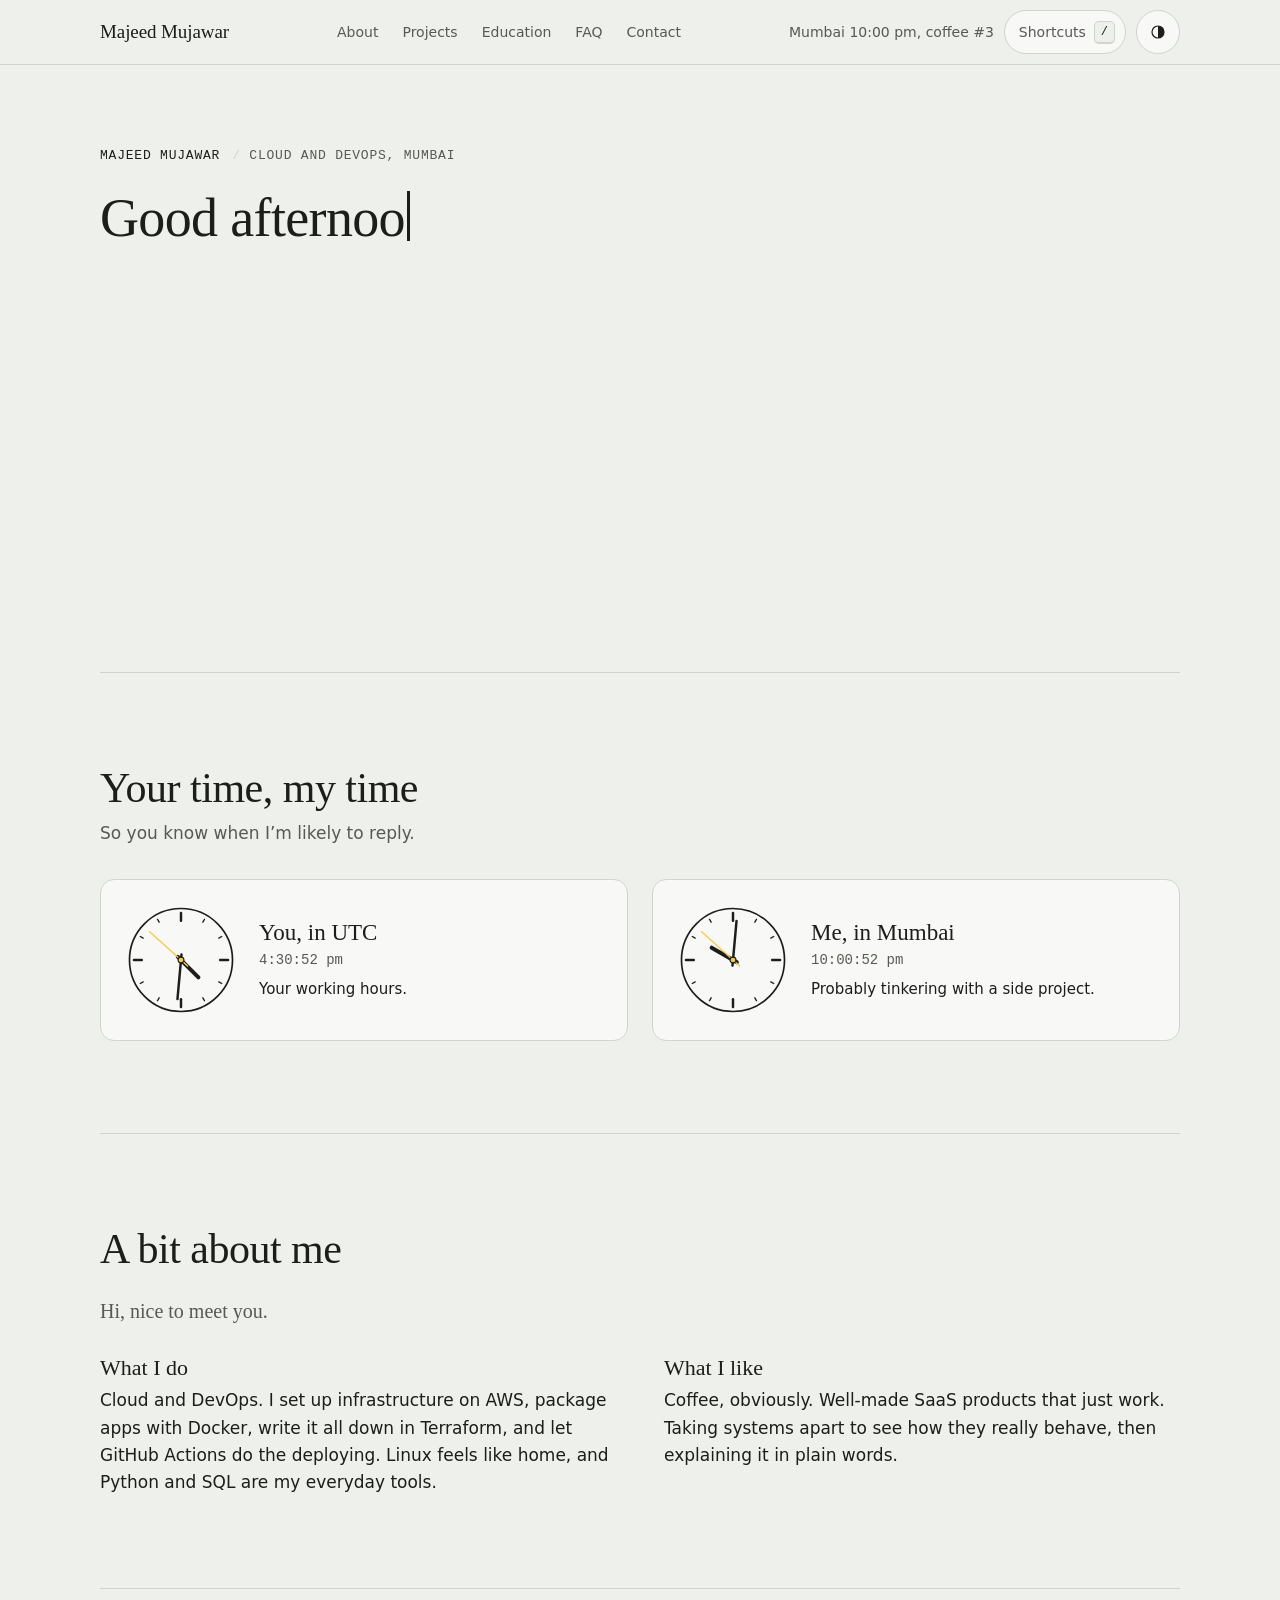
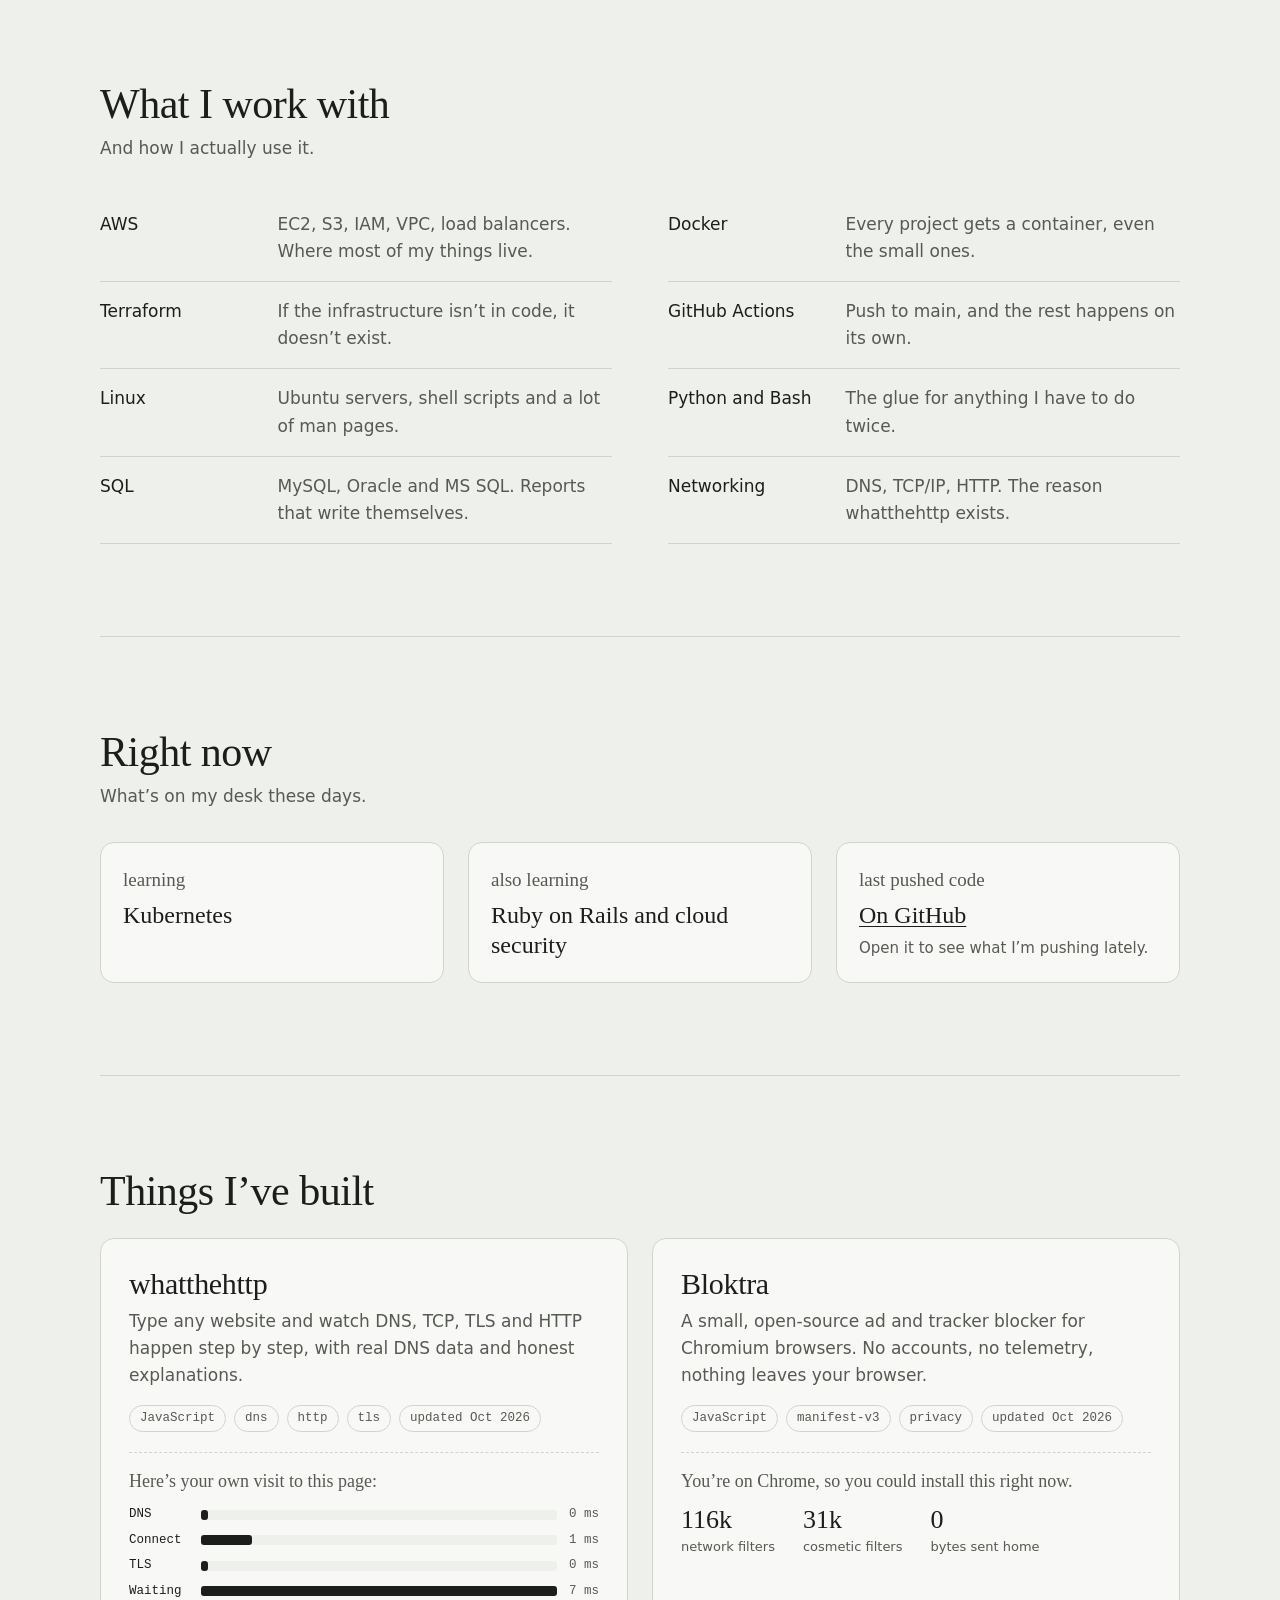
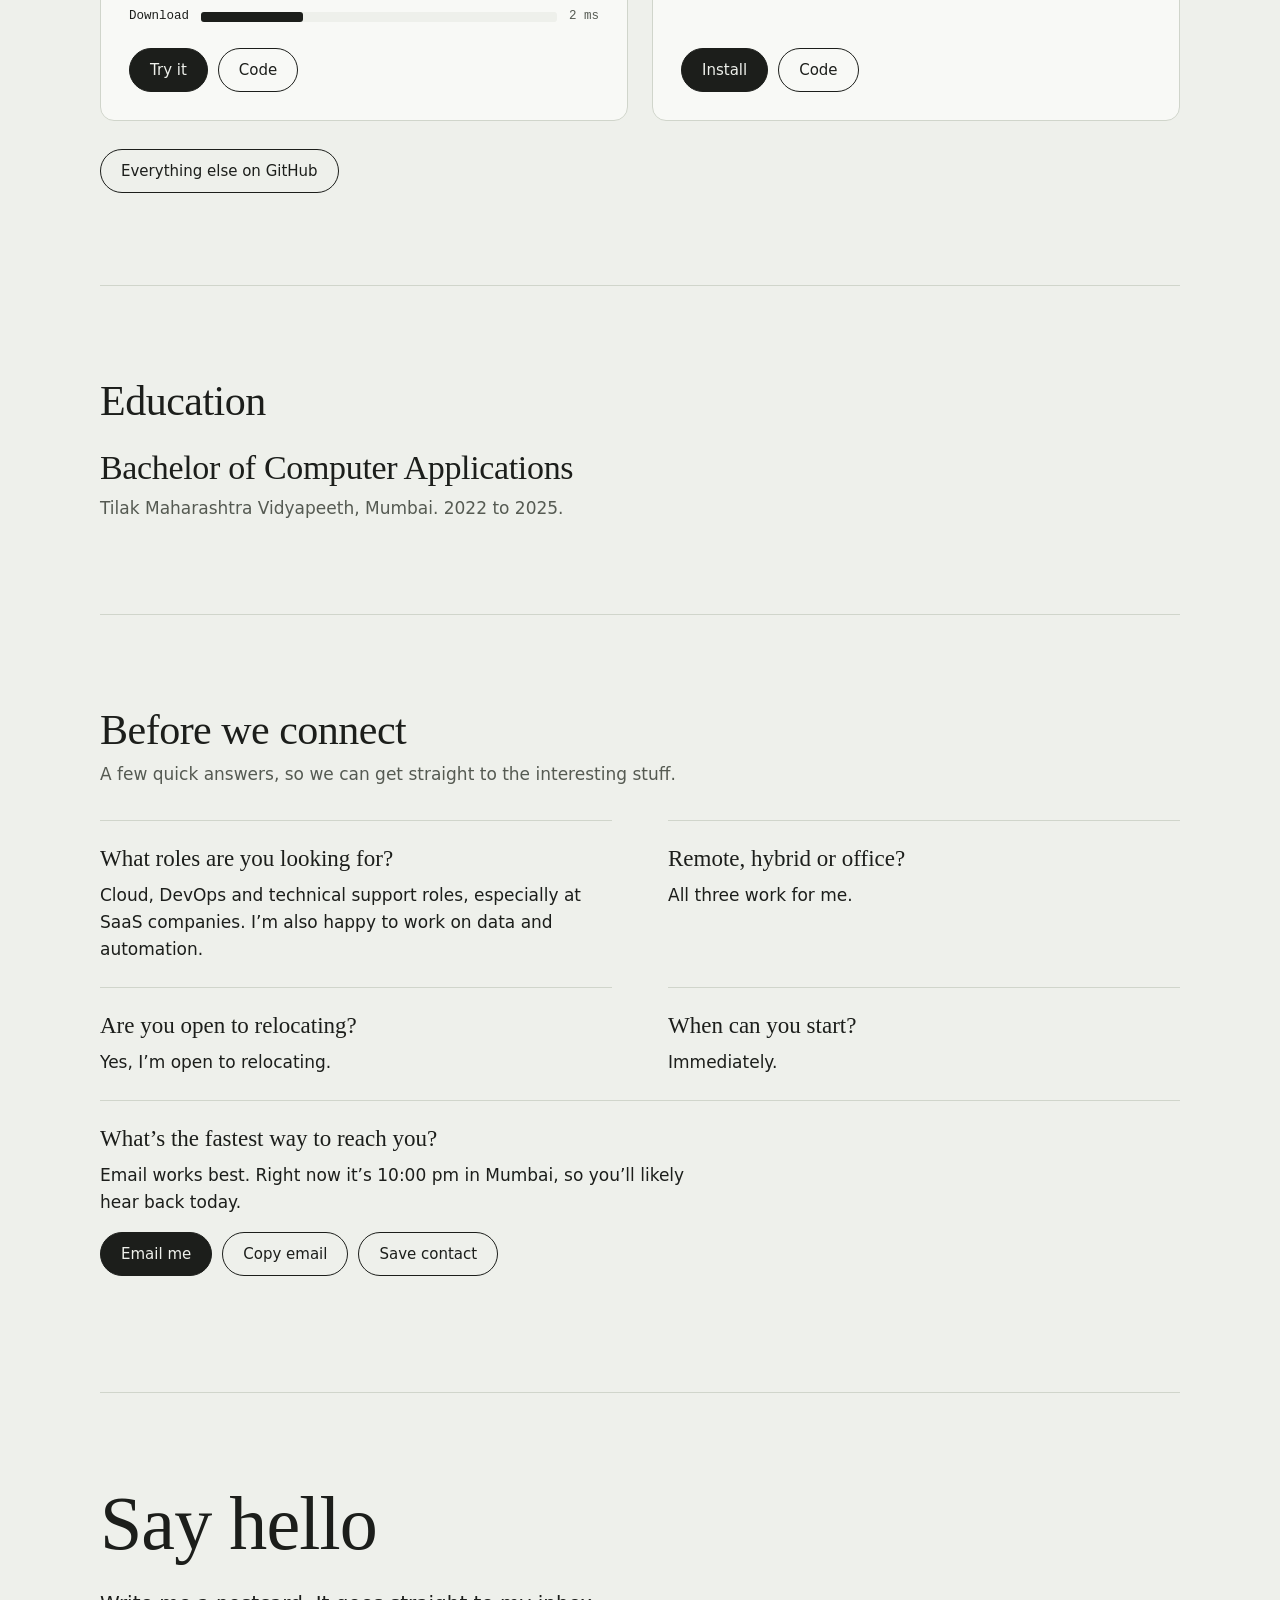
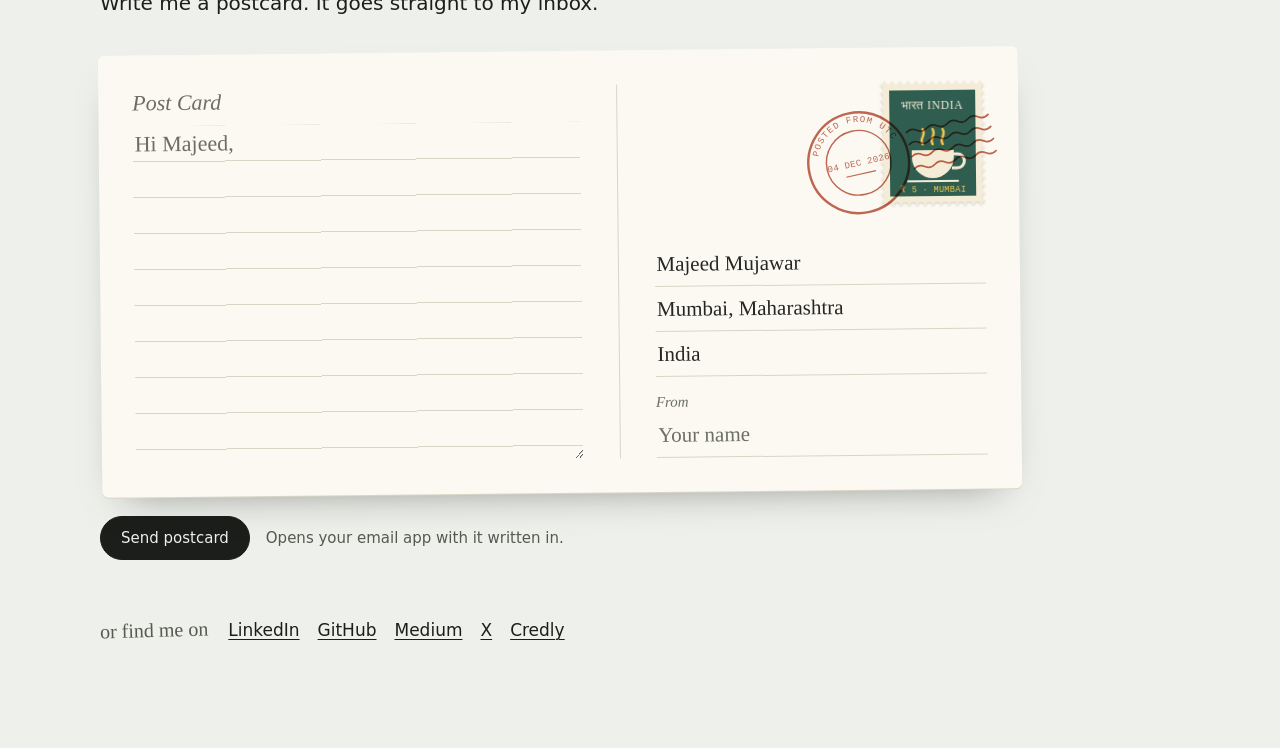
<file: index.html>
<!doctype html>
<html lang="en" class="no-js">
<head>
<meta charset="utf-8">
<meta name="viewport" content="width=device-width, initial-scale=1, viewport-fit=cover">
<meta http-equiv="Content-Security-Policy" content="default-src 'none'; script-src 'self' 'sha256-5nteM4Wedpi8PCl13eCA1xl0JgLzQ2FIFj1t9P3tVtg='; style-src 'self' https://fonts.googleapis.com; font-src https://fonts.gstatic.com; img-src 'self' data:; connect-src 'self' https://api.github.com; manifest-src 'self'; base-uri 'self'; form-action 'none'; object-src 'none'">
<meta name="referrer" content="strict-origin-when-cross-origin">

<title>Majeed Mujawar | Cloud and DevOps Engineer in Mumbai</title>
<meta name="description" content="Majeed Mujawar is a cloud and DevOps engineer in Mumbai building on AWS, Docker, Terraform and CI/CD. See projects, skills and how to get in touch.">
<meta name="author" content="Majeed Mujawar">
<meta name="robots" content="index, follow">
<link rel="canonical" href="https://majeed69.github.io/majeedmujawar/">

<meta name="color-scheme" content="light dark">
<meta name="theme-color" content="#EEF0EB" media="(prefers-color-scheme: light)">
<meta name="theme-color" content="#141613" media="(prefers-color-scheme: dark)">

<meta property="og:type" content="profile">
<meta property="og:site_name" content="Majeed Mujawar">
<meta property="og:title" content="Majeed Mujawar | Cloud and DevOps Engineer in Mumbai">
<meta property="og:description" content="Cloud and DevOps engineer in Mumbai building on AWS, Docker, Terraform and CI/CD. Projects, skills and how to get in touch.">
<meta property="og:url" content="https://majeed69.github.io/majeedmujawar/">
<meta property="og:locale" content="en_IN">
<meta property="og:image" content="https://majeed69.github.io/majeedmujawar/assets/og-image.png">
<meta property="og:image:type" content="image/png">
<meta property="og:image:width" content="1200">
<meta property="og:image:height" content="630">
<meta property="og:image:alt" content="Majeed Mujawar, Cloud and DevOps, Mumbai, written on warm off white paper with a yellow highlighter mark.">
<meta property="profile:first_name" content="Majeed">
<meta property="profile:last_name" content="Mujawar">
<meta name="twitter:card" content="summary_large_image">
<meta name="twitter:site" content="@majeedmujawar01">
<meta name="twitter:title" content="Majeed Mujawar | Cloud and DevOps Engineer in Mumbai">
<meta name="twitter:description" content="Cloud and DevOps engineer in Mumbai building on AWS, Docker, Terraform and CI/CD. Projects, skills and how to get in touch.">
<meta name="twitter:image" content="https://majeed69.github.io/majeedmujawar/assets/og-image.png">
<meta name="twitter:image:alt" content="Majeed Mujawar, Cloud and DevOps, Mumbai, written on warm off white paper with a yellow highlighter mark.">

<link rel="icon" href="assets/favicon.svg" type="image/svg+xml">
<link rel="icon" href="assets/icon-192.png" type="image/png" sizes="192x192">
<link rel="apple-touch-icon" href="assets/apple-touch-icon.png">
<link rel="manifest" href="site.webmanifest">

<!-- Applies the saved color theme before anything paints, so there is never a flash of the wrong theme.
     If you ever change this script, its sha256 hash in the Content-Security-Policy above must change too. -->
<script>(function(){var d=document.documentElement;d.className=d.className.replace("no-js","js");try{var t=localStorage.getItem("mm:theme");if(t==="light"||t==="dark")d.setAttribute("data-theme",t)}catch(e){}})();</script>

<link rel="preconnect" href="https://fonts.googleapis.com">
<link rel="preconnect" href="https://fonts.gstatic.com" crossorigin>
<link rel="stylesheet" href="https://fonts.googleapis.com/css2?family=Geist+Mono&family=Geist:wght@400;500&family=Kalam&family=Newsreader:ital,opsz,wght@0,6..72,400;0,6..72,500;1,6..72,400&display=swap">
<link rel="stylesheet" href="assets/css/styles.css">

<script src="config.js" defer></script>
<script src="assets/js/main.js" defer></script>

<script type="application/ld+json">
{
  "@context": "https://schema.org",
  "@graph": [
    {
      "@type": "Person",
      "@id": "https://majeed69.github.io/majeedmujawar/#person",
      "name": "Majeed Mujawar",
      "givenName": "Majeed",
      "familyName": "Mujawar",
      "jobTitle": "Cloud and DevOps Engineer",
      "url": "https://majeed69.github.io/majeedmujawar/",
      "email": "mailto:majeedmujawar69@gmail.com",
      "image": "https://majeed69.github.io/majeedmujawar/assets/og-image.png",
      "address": {
        "@type": "PostalAddress",
        "addressLocality": "Mumbai",
        "addressRegion": "Maharashtra",
        "addressCountry": "IN"
      },
      "alumniOf": {
        "@type": "CollegeOrUniversity",
        "name": "Tilak Maharashtra Vidyapeeth",
        "address": {
          "@type": "PostalAddress",
          "addressLocality": "Mumbai",
          "addressCountry": "IN"
        }
      },
      "knowsAbout": [
        "Amazon Web Services",
        "Docker",
        "Terraform",
        "GitHub Actions",
        "CI/CD",
        "Linux",
        "Python",
        "Bash",
        "SQL",
        "Computer networking",
        "DNS",
        "HTTP"
      ],
      "sameAs": [
        "https://in.linkedin.com/in/majeedmujawar",
        "https://github.com/majeed69",
        "https://medium.com/@majeedmujawar",
        "https://x.com/majeedmujawar01",
        "https://www.credly.com/users/majeedmujawar"
      ]
    },
    {
      "@type": "WebSite",
      "@id": "https://majeed69.github.io/majeedmujawar/#website",
      "name": "Majeed Mujawar",
      "url": "https://majeed69.github.io/majeedmujawar/",
      "inLanguage": "en",
      "author": { "@id": "https://majeed69.github.io/majeedmujawar/#person" }
    }
  ]
}
</script>
</head>
<body>

<a class="skip-link" href="#main">Skip to content</a>

<header class="topbar">
  <div class="wrap topbar-inner">
    <a class="brand" href="#main" data-brand>Majeed Mujawar</a>

    <nav class="topnav" aria-label="Sections">
      <ul>
        <li><a href="#about">About</a></li>
        <li><a href="#work">Projects</a></li>
        <li><a href="#edu">Education</a></li>
        <li><a href="#faq">FAQ</a></li>
        <li><a href="#hi">Contact</a></li>
      </ul>
    </nav>

    <div class="topbar-tools">
      <p class="mumbai-now needs-js" id="mumbai-now">Mumbai</p>
      <button class="shortcuts-btn needs-js" id="shortcuts-btn" type="button" aria-haspopup="dialog" aria-keyshortcuts="/ Control+K Meta+K">
        <span class="shortcuts-word">Shortcuts</span>
        <kbd aria-hidden="true">/</kbd>
        <span class="sr-only shortcuts-sr">Open shortcuts</span>
      </button>
      <button class="theme-btn needs-js" id="theme-btn" type="button" data-mode="auto" aria-label="Color theme: Auto. Switch to Light.">
        <svg class="theme-icon theme-icon-auto" viewBox="0 0 24 24" aria-hidden="true" focusable="false"><circle cx="12" cy="12" r="8" fill="none" stroke="currentColor" stroke-width="1.6"/><path d="M12 4a8 8 0 0 1 0 16z" fill="currentColor"/></svg>
        <svg class="theme-icon theme-icon-light" viewBox="0 0 24 24" aria-hidden="true" focusable="false"><circle cx="12" cy="12" r="4" fill="none" stroke="currentColor" stroke-width="1.6"/><path d="M12 2.5v2.5M12 19v2.5M2.5 12H5M19 12h2.5M5.3 5.3l1.8 1.8M16.9 16.9l1.8 1.8M5.3 18.7l1.8-1.8M16.9 7.1l1.8-1.8" fill="none" stroke="currentColor" stroke-width="1.6" stroke-linecap="round"/></svg>
        <svg class="theme-icon theme-icon-dark" viewBox="0 0 24 24" aria-hidden="true" focusable="false"><path d="M19.5 14.6A8 8 0 1 1 9.4 4.5a6.4 6.4 0 0 0 10.1 10.1z" fill="none" stroke="currentColor" stroke-width="1.6" stroke-linejoin="round"/></svg>
      </button>
    </div>
  </div>
  <div class="progress" aria-hidden="true"><span class="progress-bar" id="progress-bar"></span></div>
</header>

<main class="wrap" id="main" tabindex="-1">

  <!-- Hero. The h1 is always the name. With JavaScript, a personal greeting types itself out above the intro. -->
  <section class="hero" aria-labelledby="hero-name">
    <div class="hero-id">
      <h1 id="hero-name">Majeed Mujawar</h1>
      <p class="hero-role">Cloud and DevOps, Mumbai</p>
    </div>
    <p class="greet needs-js" id="greet"></p>
    <p class="sr-only" id="greet-live" aria-live="polite"></p>
    <p class="intro" id="intro">I’m Majeed. I build and run things in the cloud, and I like knowing why they break.</p>
    <p class="hint needs-js" id="hint"><span class="hand">↑ tap the yellow bits to see how I know, or press / for shortcuts</span></p>
  </section>

  <!-- Two live clocks. Only shown with JavaScript, since they need the visitor's own clock. -->
  <section class="section needs-js" id="time" aria-labelledby="time-h">
    <h2 id="time-h">Your time, my time</h2>
    <p class="sub">So you know when I’m likely to reply.</p>
    <div class="clocks">
      <article class="clock-card">
        <svg class="clock" id="clock-you" viewBox="0 0 100 100" role="img" aria-label="Clock showing your local time"></svg>
        <div class="clock-text">
          <h3 class="clock-who" id="you-who">You</h3>
          <p class="clock-digital" id="you-time"></p>
          <p class="clock-status" id="you-status"></p>
        </div>
      </article>
      <article class="clock-card">
        <svg class="clock" id="clock-me" viewBox="0 0 100 100" role="img" aria-label="Clock showing the time in Mumbai"></svg>
        <div class="clock-text">
          <h3 class="clock-who">Me, in Mumbai</h3>
          <p class="clock-digital" id="me-time"></p>
          <p class="clock-status" id="me-status"></p>
        </div>
      </article>
    </div>
  </section>

  <section class="section" id="about" aria-labelledby="about-h" data-nav="about">
    <h2 id="about-h">A bit about me</h2>
    <p class="adapt hand" id="about-line">Hi, nice to meet you.</p>
    <div class="about-pair">
      <div>
        <h3>What I do</h3>
        <p>Cloud and DevOps. I set up infrastructure on AWS, package apps with Docker, write it all down in Terraform, and let GitHub Actions do the deploying. Linux feels like home, and Python and SQL are my everyday tools.</p>
      </div>
      <div>
        <h3>What I like</h3>
        <p>Coffee, obviously. Well-made SaaS products that just work. Taking systems apart to see how they really behave, then explaining it in plain words.</p>
      </div>
    </div>
  </section>

  <section class="section" id="skills" aria-labelledby="skills-h" data-nav="about">
    <h2 id="skills-h">What I work with</h2>
    <p class="sub">And how I actually use it.</p>
    <dl class="tools">
      <div class="tool"><dt>AWS</dt><dd>EC2, S3, IAM, VPC, load balancers. Where most of my things live.</dd></div>
      <div class="tool"><dt>Docker</dt><dd>Every project gets a container, even the small ones.</dd></div>
      <div class="tool"><dt>Terraform</dt><dd>If the infrastructure isn’t in code, it doesn’t exist.</dd></div>
      <div class="tool"><dt>GitHub Actions</dt><dd>Push to main, and the rest happens on its own.</dd></div>
      <div class="tool"><dt>Linux</dt><dd>Ubuntu servers, shell scripts and a lot of man pages.</dd></div>
      <div class="tool"><dt>Python and Bash</dt><dd>The glue for anything I have to do twice.</dd></div>
      <div class="tool"><dt>SQL</dt><dd>MySQL, Oracle and MS SQL. Reports that write themselves.</dd></div>
      <div class="tool"><dt>Networking</dt><dd>DNS, TCP/IP, HTTP. The reason whatthehttp exists.</dd></div>
    </dl>
  </section>

  <section class="section" id="now" aria-labelledby="now-h" data-nav="about">
    <h2 id="now-h">Right now</h2>
    <p class="sub">What’s on my desk these days.</p>
    <div class="now-grid" id="now-grid">
      <div class="now-card" id="now-learning">
        <p class="now-label hand">learning</p>
        <p class="now-value" id="now-learning-value">Kubernetes</p>
      </div>
      <div class="now-card" id="now-also">
        <p class="now-label hand">also learning</p>
        <p class="now-value" id="now-also-value">Ruby on Rails and cloud security</p>
      </div>
      <div class="now-card">
        <p class="now-label hand">last pushed code</p>
        <p class="now-value" id="now-push-value"><a href="https://github.com/majeed69" rel="noopener" target="_blank">On GitHub</a></p>
        <p class="now-note" id="now-push-note">Open it to see what I’m pushing lately.</p>
      </div>
    </div>
  </section>

  <section class="section" id="work" aria-labelledby="work-h" data-nav="work">
    <h2 id="work-h">Things I’ve built</h2>
    <!-- These two cards are what search engines and visitors without JavaScript see.
         With JavaScript, the page rebuilds this grid from the projects list in config.js. -->
    <div class="projects" id="projects">
      <article class="project">
        <h3 class="project-name">whatthehttp</h3>
        <p class="project-desc">Type any website and watch DNS, TCP, TLS and HTTP happen step by step, with real DNS data and honest explanations.</p>
        <ul class="tags" aria-label="Details">
          <li>JavaScript</li><li>dns</li><li>http</li><li>tls</li>
        </ul>
        <div class="project-links">
          <a class="btn btn-solid" href="https://majeed69.github.io/whatthehttp/" target="_blank" rel="noopener">Try it</a>
          <a class="btn" href="https://github.com/majeed69/whatthehttp" target="_blank" rel="noopener">Code</a>
        </div>
      </article>
      <article class="project">
        <h3 class="project-name">Bloktra</h3>
        <p class="project-desc">A small, open-source ad and tracker blocker for Chromium browsers. No accounts, no telemetry, nothing leaves your browser.</p>
        <ul class="tags" aria-label="Details">
          <li>JavaScript</li><li>manifest-v3</li><li>privacy</li>
        </ul>
        <div class="project-links">
          <a class="btn btn-solid" href="https://github.com/majeed69/Bloktra#install" target="_blank" rel="noopener">Install</a>
          <a class="btn" href="https://github.com/majeed69/Bloktra" target="_blank" rel="noopener">Code</a>
        </div>
      </article>
    </div>
    <p class="more"><a class="btn" id="more-github" href="https://github.com/majeed69?tab=repositories" target="_blank" rel="noopener">Everything else on GitHub</a></p>
  </section>

  <section class="section" id="edu" aria-labelledby="edu-h" data-nav="edu">
    <h2 id="edu-h">Education</h2>
    <h3 class="degree">Bachelor of Computer Applications</h3>
    <p class="school">Tilak Maharashtra Vidyapeeth, Mumbai. 2022 to 2025.</p>
  </section>

  <section class="section" id="faq" aria-labelledby="faq-h" data-nav="faq">
    <h2 id="faq-h">Before we connect</h2>
    <p class="sub">A few quick answers, so we can get straight to the interesting stuff.</p>
    <!-- Static copy of the answers for search engines. With JavaScript, they are refreshed from config.js. -->
    <div class="faq" id="faq-list">
      <div class="qa">
        <h3>What roles are you looking for?</h3>
        <p data-answer="roles">Cloud, DevOps and technical support roles, especially at SaaS companies. I’m also happy to work on data and automation.</p>
      </div>
      <div class="qa">
        <h3>Remote, hybrid or office?</h3>
        <p data-answer="workMode">All three work for me.</p>
      </div>
      <div class="qa">
        <h3>Are you open to relocating?</h3>
        <p data-answer="relocate">Yes, I’m open to relocating.</p>
      </div>
      <div class="qa">
        <h3>When can you start?</h3>
        <p data-answer="start">Immediately.</p>
      </div>
      <div class="qa qa-wide">
        <h3>What’s the fastest way to reach you?</h3>
        <p id="reach-line">Email works best. Write to <a href="mailto:majeedmujawar69@gmail.com" id="reach-email">majeedmujawar69@gmail.com</a>.</p>
        <div class="btn-row" id="reach-buttons">
          <a class="btn btn-solid" id="email-btn" href="mailto:majeedmujawar69@gmail.com?subject=Hi%20Majeed">Email me</a>
          <button class="btn needs-js" id="copy-btn" type="button">Copy email</button>
          <a class="btn needs-js" id="vcard-btn">Save contact</a>
          <a class="btn" id="resume-btn" href="#" target="_blank" rel="noopener" hidden>Download resume</a>
        </div>
      </div>
    </div>
  </section>

  <section class="section contact" id="hi" aria-labelledby="hi-h" data-nav="hi">
    <h2 id="hi-h">Say hello</h2>
    <p class="lead needs-js" id="hi-lead">Write me a postcard. It goes straight to my inbox.</p>

    <noscript>
      <p class="lead">The postcard needs JavaScript, but email works just as well: <a href="mailto:majeedmujawar69@gmail.com">majeedmujawar69@gmail.com</a>.</p>
    </noscript>

    <form class="postcard-form needs-js" id="postcard-form" novalidate>
      <div class="postcard" id="postcard">
        <div class="pc-write">
          <p class="pc-title" aria-hidden="true">Post Card</p>
          <label class="sr-only" for="pc-message">Your message to Majeed</label>
          <textarea class="pc-message" id="pc-message" name="message" rows="6" placeholder="Hi Majeed," aria-describedby="pc-note"></textarea>
        </div>

        <div class="pc-divider" aria-hidden="true"></div>

        <div class="pc-side">
          <div class="pc-stamps">
            <svg class="stamp" viewBox="0 0 104 124" role="img" aria-labelledby="stamp-title">
              <title id="stamp-title">A five rupee stamp from Mumbai, India, with a cup of coffee on it</title>
              <defs>
                <mask id="stamp-perforation" maskUnits="userSpaceOnUse" x="0" y="0" width="104" height="124">
                  <rect width="104" height="124" fill="#fff"/>
                  <g id="stamp-holes" fill="#000"></g>
                </mask>
              </defs>
              <g mask="url(#stamp-perforation)">
                <rect width="104" height="124" fill="#F4ECD6"/>
                <rect x="9" y="9" width="86" height="106" fill="#2F5D50"/>
                <path d="M42 63c-4-6 4-8 0-15M52 63c-4-6 4-8 0-15M62 63c-4-6 4-8 0-15" fill="none" stroke="#F5C94A" stroke-width="2.4" stroke-linecap="round"/>
                <path d="M31 69h42v7a21 21 0 0 1-21 21 21 21 0 0 1-21-21z" fill="#F4ECD6"/>
                <path d="M73 73h3.5a7 7 0 0 1 0 14H71" fill="none" stroke="#F4ECD6" stroke-width="3"/>
                <path d="M27 100h50" stroke="#F4ECD6" stroke-width="2" stroke-linecap="round"/>
                <text x="52" y="28" text-anchor="middle" fill="#F4ECD6" font-size="11.5"><tspan class="stamp-deva">भारत</tspan><tspan class="stamp-latin" dx="4">INDIA</tspan></text>
                <text class="stamp-mono" x="52" y="111" text-anchor="middle" fill="#F5C94A" font-size="8.5">₹ 5 · MUMBAI</text>
              </g>
            </svg>
            <svg class="postmark" id="postmark" viewBox="0 0 200 120" aria-hidden="true" focusable="false"></svg>
          </div>

          <div class="pc-address">
            <p class="pc-line">Majeed Mujawar</p>
            <p class="pc-line">Mumbai, Maharashtra</p>
            <p class="pc-line">India</p>
            <label class="pc-from-label" for="pc-from">From</label>
            <input class="pc-line pc-from" id="pc-from" name="from" type="text" autocomplete="name" placeholder="Your name" maxlength="80">
          </div>
        </div>

        <div class="posted" id="posted" aria-hidden="true"><span>Posted</span></div>
      </div>

      <div class="send-row">
        <button class="btn btn-solid" type="submit">Send postcard</button>
        <p class="pc-note" id="pc-note" aria-live="polite">Opens your email app with it written in.</p>
      </div>
    </form>

    <div class="find-me">
      <p class="hand find-me-label">or find me on</p>
      <ul class="socials" id="socials">
        <li><a href="https://in.linkedin.com/in/majeedmujawar" target="_blank" rel="noopener me">LinkedIn</a></li>
        <li><a href="https://github.com/majeed69" target="_blank" rel="noopener me">GitHub</a></li>
        <li><a href="https://medium.com/@majeedmujawar" target="_blank" rel="noopener me">Medium</a></li>
        <li><a href="https://x.com/majeedmujawar01" target="_blank" rel="noopener me">X</a></li>
        <li><a href="https://www.credly.com/users/majeedmujawar" target="_blank" rel="noopener me">Credly</a></li>
      </ul>
    </div>
  </section>

</main>

<!-- Shortcuts menu. Opens with /, Ctrl+K or Cmd+K. -->
<dialog class="palette" id="palette" aria-labelledby="palette-title">
  <h2 class="sr-only" id="palette-title">Shortcuts</h2>
  <div class="palette-search">
    <label class="sr-only" for="palette-input">Search shortcuts</label>
    <input class="palette-input" id="palette-input" type="text" role="combobox" aria-expanded="true" aria-controls="palette-list" aria-autocomplete="list" autocomplete="off" autocapitalize="off" spellcheck="false" placeholder="Type a command, like email or projects">
  </div>
  <ul class="palette-list" id="palette-list" role="listbox" aria-label="Shortcuts"></ul>
  <p class="palette-empty" id="palette-empty" hidden>Nothing matches. Try email, projects or theme.</p>
  <div class="palette-foot" aria-hidden="true">
    <span><kbd>↑</kbd> <kbd>↓</kbd> move</span>
    <span><kbd>Enter</kbd> open</span>
    <span><kbd>Esc</kbd> close</span>
  </div>
</dialog>

<div class="tip" id="tip" role="tooltip" hidden>
  <p class="tip-text" id="tip-text"></p>
  <code class="tip-code" id="tip-code"></code>
</div>

<div class="toast" id="toast" role="status" aria-live="polite" aria-atomic="true"></div>

</body>
</html>
</file>
<file: assets/css/styles.css>
/*
  styles.css
  ==========
  Mobile first. Base rules are for small screens, and media queries add
  columns as the screen gets wider.

  Contents
    1. Design tokens and themes
    2. Base and reset
    3. Helpers (layout, buttons, handwriting, screen reader text)
    4. Top bar
    5. Hero and greeting
    6. Tooltip
    7. Sections and headings
    8. Clocks
    9. About and skills
   10. Right now
   11. Projects
   12. Education and recruiter questions
   13. Postcard
   14. Socials
   15. Shortcuts menu
   16. Toast
   17. No JavaScript fallbacks
   18. Reduced motion
*/

/* 1. Design tokens and themes ------------------------------------------- */

:root {
  --paper: #EEF0EB;
  --card: #F8F9F6;
  --ink: #1C1E1B;
  --soft: #555A52;
  --rule: #D0D5CB;
  --mark: #F5C94A;      /* highlighter yellow, a nod to Mumbai’s kaali-peeli taxis */
  --mark-ink: #1C1E1B;
  --error: #A6261D;
  --backdrop: rgba(20, 22, 19, .45);

  --serif: "Newsreader", "Iowan Old Style", Georgia, "Times New Roman", serif;
  --sans: "Geist", system-ui, -apple-system, "Segoe UI", Roboto, "Helvetica Neue", Arial, sans-serif;
  --mono: "Geist Mono", ui-monospace, "SF Mono", Menlo, Consolas, "Liberation Mono", monospace;
  --hand: "Kalam", "Segoe Print", "Bradley Hand", "Comic Neue", cursive;
  --deva: "Noto Serif Devanagari", "Noto Sans Devanagari", "Kohinoor Devanagari", "Devanagari Sangam MN", "Nirmala UI", "Mangal", "Lohit Devanagari", sans-serif;

  --max: 1080px;
  --gutter: clamp(16px, 5vw, 56px);
  --radius: 14px;
  --bar-h: 64px;
  --safe-top: env(safe-area-inset-top, 0px);
  --safe-bottom: env(safe-area-inset-bottom, 0px);
  --safe-left: env(safe-area-inset-left, 0px);
  --safe-right: env(safe-area-inset-right, 0px);

  color-scheme: light;
}

@media (prefers-color-scheme: dark) {
  :root:not([data-theme="light"]) {
    --paper: #141613;
    --card: #1B1E1A;
    --ink: #ECEDE6;
    --soft: #A6AB9F;
    --rule: #2E322C;
    --mark: #E2B83A;
    --mark-ink: #141613;
    --error: #F2B8B5;
    --backdrop: rgba(0, 0, 0, .6);
    color-scheme: dark;
  }
}

:root[data-theme="dark"] {
  --paper: #141613;
  --card: #1B1E1A;
  --ink: #ECEDE6;
  --soft: #A6AB9F;
  --rule: #2E322C;
  --mark: #E2B83A;
  --mark-ink: #141613;
  --error: #F2B8B5;
  --backdrop: rgba(0, 0, 0, .6);
  color-scheme: dark;
}

/* 2. Base and reset ----------------------------------------------------- */

*,
*::before,
*::after {
  box-sizing: border-box;
}

html {
  -webkit-text-size-adjust: 100%;
  text-size-adjust: 100%;
  scroll-padding-top: calc(var(--bar-h) + var(--safe-top) + 12px);
}

@media (prefers-reduced-motion: no-preference) {
  html {
    scroll-behavior: smooth;
  }
}

body {
  margin: 0;
  background: var(--paper);
  color: var(--ink);
  font: 400 17px/1.6 var(--sans);
  overflow-wrap: break-word;
  -webkit-font-smoothing: antialiased;
  -moz-osx-font-smoothing: grayscale;
  text-rendering: optimizeLegibility;
}

h1, h2, h3, p, ul, dl, dd {
  margin: 0;
}

ul {
  padding: 0;
  list-style: none;
}

a {
  color: inherit;
  text-decoration-thickness: 1px;
  text-underline-offset: 3px;
}

a:hover {
  text-decoration-thickness: 2px;
}

button,
input,
textarea {
  font: inherit;
  color: inherit;
}

button {
  cursor: pointer;
}

svg {
  overflow: visible;
}

[hidden] {
  display: none !important;
}

:focus-visible {
  outline: 2px solid var(--ink);
  outline-offset: 3px;
  border-radius: 4px;
}

::selection {
  background: var(--mark);
  color: var(--mark-ink);
}

main:focus {
  outline: none;
}

kbd {
  display: inline-block;
  min-width: 1.7em;
  padding: 1px 6px;
  border: 1px solid var(--rule);
  border-bottom-width: 2px;
  border-radius: 5px;
  background: var(--paper);
  color: var(--ink);
  font: 400 12px/1.5 var(--mono);
  text-align: center;
}

/* 3. Helpers ------------------------------------------------------------ */

.wrap {
  width: 100%;
  max-width: calc(var(--max) + 2 * var(--gutter));
  margin-inline: auto;
  padding-left: max(var(--gutter), var(--safe-left));
  padding-right: max(var(--gutter), var(--safe-right));
}

.sr-only {
  position: absolute !important;
  width: 1px;
  height: 1px;
  margin: -1px;
  padding: 0;
  overflow: hidden;
  clip: rect(0 0 0 0);
  clip-path: inset(50%);
  white-space: nowrap;
  border: 0;
}

.skip-link {
  position: fixed;
  top: calc(var(--safe-top) + 8px);
  left: max(12px, var(--safe-left));
  z-index: 100;
  padding: 10px 16px;
  border-radius: 999px;
  background: var(--ink);
  color: var(--paper);
  font-weight: 500;
  text-decoration: none;
  transform: translateY(calc(-100% - 40px));
}

.skip-link:focus {
  transform: none;
}

.hand {
  font-family: var(--hand);
  font-weight: 400;
  color: var(--soft);
}

.btn {
  display: inline-flex;
  align-items: center;
  justify-content: center;
  gap: 8px;
  min-height: 44px;
  padding: 0 20px;
  border: 1px solid var(--ink);
  border-radius: 999px;
  background: transparent;
  color: var(--ink);
  font: 500 15px/1.2 var(--sans);
  text-align: center;
  text-decoration: none;
  transition: background-color .15s ease, color .15s ease;
}

.btn:hover {
  background: var(--ink);
  color: var(--paper);
}

.btn-solid {
  background: var(--ink);
  color: var(--paper);
}

.btn-solid:hover {
  background: transparent;
  color: var(--ink);
}

.btn-row {
  display: flex;
  flex-wrap: wrap;
  gap: 10px;
}

/* 4. Top bar ------------------------------------------------------------ */

.topbar {
  position: sticky;
  top: 0;
  z-index: 30;
  padding-top: var(--safe-top);
  background: var(--paper);
  border-bottom: 1px solid var(--rule);
}

.topbar-inner {
  display: flex;
  align-items: center;
  gap: 12px;
  min-height: var(--bar-h);
}

.brand {
  flex: none;
  font: 500 19px/1.2 var(--serif);
  letter-spacing: -.005em;
  text-decoration: none;
  white-space: nowrap;
  padding: 10px 0;
}

.topnav {
  display: none;
  flex: 1;
  justify-content: center;
}

.topnav ul {
  display: flex;
  gap: 4px;
}

.topnav a {
  display: inline-flex;
  align-items: center;
  min-height: 44px;
  padding: 0 10px;
  color: var(--soft);
  font-size: 14px;
  text-decoration: none;
  border-radius: 999px;
}

.topnav a:hover {
  color: var(--ink);
}

.topnav a[aria-current] {
  color: var(--ink);
  text-decoration: underline;
  text-decoration-color: var(--mark);
  text-decoration-thickness: 3px;
  text-underline-offset: 6px;
}

.topbar-tools {
  display: flex;
  align-items: center;
  gap: 10px;
  margin-left: auto;
}

.mumbai-now {
  display: none;
  color: var(--soft);
  font-size: 14px;
  white-space: nowrap;
  font-variant-numeric: tabular-nums;
}

.shortcuts-btn {
  display: inline-flex;
  align-items: center;
  justify-content: center;
  gap: 8px;
  min-width: 44px;
  min-height: 44px;
  padding: 0 10px;
  border: 1px solid var(--rule);
  border-radius: 999px;
  background: var(--card);
  color: var(--soft);
  font-size: 14px;
}

.shortcuts-btn:hover {
  border-color: var(--ink);
  color: var(--ink);
}

.shortcuts-word {
  display: none;
}

.theme-btn {
  display: grid;
  place-items: center;
  width: 44px;
  height: 44px;
  flex: none;
  padding: 0;
  border: 1px solid var(--rule);
  border-radius: 50%;
  background: var(--card);
  color: var(--ink);
}

.theme-btn:hover {
  border-color: var(--ink);
}

.theme-icon {
  display: none;
  width: 18px;
  height: 18px;
}

.theme-btn[data-mode="auto"] .theme-icon-auto,
.theme-btn[data-mode="light"] .theme-icon-light,
.theme-btn[data-mode="dark"] .theme-icon-dark {
  display: block;
}

.progress {
  position: absolute;
  left: 0;
  right: 0;
  bottom: -1px;
  height: 2px;
  overflow: hidden;
  pointer-events: none;
}

.progress-bar {
  display: block;
  height: 100%;
  background: var(--mark);
  transform: scaleX(0);
  transform-origin: 0 50%;
}

@media (min-width: 600px) {
  .mumbai-now {
    display: block;
  }
}

@media (min-width: 720px) {
  .shortcuts-word {
    display: inline;
  }

  .shortcuts-btn {
    padding: 0 10px 0 14px;
  }

  .shortcuts-sr {
    display: none;
  }
}

@media (min-width: 860px) {
  .topnav {
    display: flex;
  }

  .topbar-tools {
    margin-left: 0;
  }
}

@media (min-width: 860px) and (max-width: 1023.98px) {
  .mumbai-now {
    display: none;
  }
}

/* 5. Hero and greeting -------------------------------------------------- */

.hero {
  padding: clamp(44px, 9vh, 112px) 0 clamp(56px, 9vh, 96px);
  max-width: 920px;
}

.hero-id {
  display: flex;
  flex-wrap: wrap;
  align-items: baseline;
  gap: 2px 12px;
  margin-bottom: 20px;
}

.hero-id h1 {
  font: 400 13px/1.5 var(--mono);
  letter-spacing: .06em;
  text-transform: uppercase;
}

.hero-role {
  color: var(--soft);
  font: 400 13px/1.5 var(--mono);
  letter-spacing: .06em;
  text-transform: uppercase;
}

.hero-role::before {
  content: "/ ";
  color: var(--rule);
}

.greet {
  position: relative;
  min-height: calc(var(--greet-lines, 7) * 1.22em);
  font: 400 clamp(28px, 4.6vw, 54px)/1.22 var(--serif);
  letter-spacing: -.012em;
  font-optical-sizing: auto;
}

.greet-ghost {
  visibility: hidden;
}

.greet-typed {
  position: absolute;
  inset: 0;
}

.greet.is-done .greet-typed {
  position: static;
}

.caret {
  display: inline-block;
  width: .05em;
  height: .92em;
  margin-left: .04em;
  vertical-align: -.1em;
  background: var(--ink);
}

@media (prefers-reduced-motion: no-preference) {
  .caret {
    animation: caret-blink 1s steps(1) infinite;
  }
}

@keyframes caret-blink {
  50% { opacity: 0; }
}

/* A personal fact. The real button is visually hidden but focusable, and the
   highlighted text next to it is what people see, tap and hover. It gets a
   yellow highlighter sweep once it has been typed. */
.fact-group {
  position: relative;
}

.fact {
  position: absolute;
  width: 1px;
  height: 1px;
  margin: -1px;
  padding: 0;
  overflow: hidden;
  clip: rect(0 0 0 0);
  clip-path: inset(50%);
  white-space: nowrap;
  border: 0;
  background: none;
}

.fact-text {
  position: relative;
  margin: 0 -.02em;
  padding: 0 .08em;
  border-radius: 3px;
  background-image: linear-gradient(var(--mark), var(--mark));
  background-repeat: no-repeat;
  background-position: 0 58%;
  background-size: 0% 86%;
  -webkit-box-decoration-break: clone;
  box-decoration-break: clone;
  cursor: pointer;
  -webkit-tap-highlight-color: transparent;
  transition: background-size .5s cubic-bezier(.3, .6, .3, 1), color .5s ease;
}

/* Makes the tap area at least 44px tall without changing the line height. */
.fact-text::before {
  content: "";
  position: absolute;
  inset: -6px -2px;
}

.fact-group.is-marked .fact-text {
  background-size: 100% 86%;
  color: var(--mark-ink);
}

.fact-group:hover .fact-text,
.fact[aria-describedby] + .fact-text {
  text-decoration: underline;
  text-decoration-thickness: .06em;
  text-underline-offset: .12em;
}

.fact:focus-visible + .fact-text {
  outline: 2px solid var(--ink);
  outline-offset: 3px;
}

.ghost-fact {
  padding: 0 .08em;
  margin: 0 -.02em;
}


.intro {
  max-width: 34em;
  margin-top: 32px;
  font-size: clamp(19px, 2.1vw, 22px);
  line-height: 1.5;
}

.hint {
  margin-top: 14px;
}

.hint .hand {
  display: inline-block;
  font-size: 19px;
  transform: rotate(-1.4deg);
  transform-origin: 0 50%;
}

.js .intro,
.js .hint {
  opacity: 0;
  transition: opacity .6s ease;
}

.js .hint {
  transition-delay: .3s;
}

.js .intro.is-shown,
.js .hint.is-shown {
  opacity: 1;
}

@media (min-width: 480px) {
  .greet { --greet-lines: 6; }
}

@media (min-width: 768px) {
  .greet { --greet-lines: 5; }
}

@media (min-width: 1100px) {
  .greet { --greet-lines: 4; }
}

/* 6. Tooltip ------------------------------------------------------------ */

.tip {
  position: fixed;
  top: 0;
  left: 0;
  z-index: 60;
  width: max-content;
  max-width: min(330px, calc(100vw - 24px));
  padding: 12px 14px;
  border-radius: 10px;
  background: var(--ink);
  color: var(--paper);
  font: 400 14px/1.45 var(--sans);
  pointer-events: none;
}

.tip-code {
  display: block;
  margin-top: 8px;
  font: 400 12px/1.5 var(--mono);
  opacity: .85;
  overflow-wrap: anywhere;
}

/* 7. Sections and headings ---------------------------------------------- */

.section {
  padding: clamp(56px, 9vw, 92px) 0;
  border-top: 1px solid var(--rule);
}

.section h2 {
  font: 500 clamp(30px, 4vw, 42px)/1.1 var(--serif);
  letter-spacing: -.012em;
  margin-bottom: 8px;
  text-wrap: balance;
}

.section h2 + :not(.sub) {
  margin-top: 24px;
}

.section h2:focus {
  outline: none;
}

.sub {
  margin-bottom: 32px;
  color: var(--soft);
}

/* 8. Clocks ------------------------------------------------------------- */

.clocks {
  display: grid;
  grid-template-columns: minmax(0, 1fr);
  gap: 16px;
}

.clock-card {
  display: flex;
  align-items: center;
  gap: 18px;
  padding: 20px;
  border: 1px solid var(--rule);
  border-radius: var(--radius);
  background: var(--card);
}

.clock {
  flex: none;
  width: 92px;
  height: 92px;
  color: var(--ink);
}

.clock-second {
  stroke: var(--mark);
}

.clock-pin {
  fill: var(--mark);
  stroke: var(--ink);
  stroke-width: 1;
}

.clock-text {
  min-width: 0;
}

.clock-who {
  font: 400 23px/1.2 var(--serif);
}

.clock-digital {
  margin: 4px 0 8px;
  color: var(--soft);
  font: 400 14px/1.4 var(--mono);
  font-variant-numeric: tabular-nums;
}

.clock-status {
  font-size: 15px;
  line-height: 1.45;
}

@media (min-width: 720px) {
  .clocks {
    grid-template-columns: repeat(2, minmax(0, 1fr));
    gap: 24px;
  }

  .clock-card {
    gap: 22px;
    padding: 24px;
  }

  .clock {
    width: 112px;
    height: 112px;
  }
}

/* 9. About and skills --------------------------------------------------- */

.adapt {
  margin: 8px 0 28px;
  font-size: 20px;
  line-height: 1.5;
}

.about-pair {
  display: grid;
  grid-template-columns: minmax(0, 1fr);
  gap: 28px;
}

.about-pair h3 {
  margin-bottom: 6px;
  font: 500 22px/1.25 var(--serif);
}

.about-pair p {
  max-width: 36em;
}

.tools {
  display: grid;
  grid-template-columns: minmax(0, 1fr);
  column-gap: 56px;
}

.tool {
  display: grid;
  grid-template-columns: minmax(0, 1fr);
  gap: 2px;
  padding: 16px 0;
  border-bottom: 1px solid var(--rule);
}

.tool dt {
  font-weight: 500;
}

.tool dd {
  color: var(--soft);
}

@media (min-width: 480px) {
  .tool {
    grid-template-columns: 9.5em minmax(0, 1fr);
    gap: 16px;
  }
}

@media (min-width: 760px) {
  .about-pair {
    grid-template-columns: repeat(2, minmax(0, 1fr));
    gap: 48px;
  }

  .tools {
    grid-template-columns: repeat(2, minmax(0, 1fr));
  }

  .tool {
    grid-template-columns: minmax(0, 1fr);
    gap: 2px;
  }
}

@media (min-width: 1000px) {
  .tool {
    grid-template-columns: 9.5em minmax(0, 1fr);
    gap: 16px;
  }
}

/* 10. Right now --------------------------------------------------------- */

.now-grid {
  display: grid;
  grid-template-columns: minmax(0, 1fr);
  gap: 16px;
}

.now-card {
  padding: 22px;
  border: 1px solid var(--rule);
  border-radius: var(--radius);
  background: var(--card);
}

.now-label {
  margin-bottom: 4px;
  font-size: 19px;
}

.now-value {
  font: 400 24px/1.25 var(--serif);
}

.now-note {
  margin-top: 6px;
  color: var(--soft);
  font-size: 15px;
}

@media (min-width: 860px) {
  /* One equal column per visible card, so two or three cards both fill the row. */
  .now-grid {
    grid-template-columns: none;
    grid-auto-columns: minmax(0, 1fr);
    grid-auto-flow: column;
    gap: 24px;
  }
}

/* 11. Projects ---------------------------------------------------------- */

.projects {
  display: grid;
  grid-template-columns: repeat(auto-fill, minmax(min(100%, 420px), 1fr));
  gap: 24px;
}

.project {
  display: flex;
  flex-direction: column;
  min-width: 0;
  padding: clamp(20px, 3vw, 28px);
  border: 1px solid var(--rule);
  border-radius: var(--radius);
  background: var(--card);
}

.project-name {
  margin-bottom: 6px;
  font: 500 clamp(26px, 3vw, 30px)/1.15 var(--serif);
  letter-spacing: -.01em;
  overflow-wrap: anywhere;
}

.project-desc {
  min-height: 3.2em;
  margin-bottom: 16px;
  color: var(--soft);
}

.tags {
  display: flex;
  flex-wrap: wrap;
  gap: 8px;
  margin-bottom: 20px;
}

.tags li {
  padding: 3px 10px;
  border: 1px solid var(--rule);
  border-radius: 999px;
  color: var(--soft);
  font: 400 12.5px/1.5 var(--mono);
  overflow-wrap: anywhere;
}

.project-live {
  margin-bottom: 22px;
  padding-top: 16px;
  border-top: 1px dashed var(--rule);
  font-size: 14px;
}

.project-live-label {
  margin-bottom: 12px;
  font-size: 18px;
  line-height: 1.4;
}

.waterfall {
  display: grid;
  grid-template-columns: auto minmax(0, 1fr) auto;
  align-items: center;
  gap: 8px 12px;
  font: 400 12.5px/1.4 var(--mono);
}

.waterfall-track {
  display: block;
  height: 10px;
  border-radius: 3px;
  background: var(--paper);
}

.waterfall-bar {
  display: block;
  height: 100%;
  min-width: 3px;
  border-radius: 3px;
  background: var(--ink);
}

.waterfall-ms {
  color: var(--soft);
  text-align: right;
  font-variant-numeric: tabular-nums;
}

.stats {
  display: flex;
  flex-wrap: wrap;
  gap: 12px 28px;
}

.stat-value {
  display: block;
  font: 500 26px/1.1 var(--serif);
}

.stat-label {
  color: var(--soft);
  font-size: 13px;
}

.project-links {
  display: flex;
  flex-wrap: wrap;
  gap: 10px;
  margin-top: auto;
}

.more {
  margin-top: 28px;
}

/* 12. Education and recruiter questions --------------------------------- */

.degree {
  font: 400 clamp(26px, 3.2vw, 34px)/1.2 var(--serif);
  letter-spacing: -.01em;
}

.school {
  margin-top: 6px;
  color: var(--soft);
}

.faq {
  display: grid;
  grid-template-columns: minmax(0, 1fr);
  column-gap: 56px;
}

.qa {
  padding: 24px 0;
  border-top: 1px solid var(--rule);
}

.qa h3 {
  margin-bottom: 8px;
  font: 500 clamp(21px, 2.2vw, 23px)/1.25 var(--serif);
}

.qa p {
  max-width: 36em;
}

.qa .btn-row {
  margin-top: 16px;
}

.todo {
  padding: 0 .25em;
  border-radius: 3px;
  background: var(--mark);
  color: var(--mark-ink);
  -webkit-box-decoration-break: clone;
  box-decoration-break: clone;
}

@media (min-width: 760px) {
  .faq {
    grid-template-columns: repeat(2, minmax(0, 1fr));
  }

  .qa-wide {
    grid-column: 1 / -1;
  }
}

/* 13. Postcard ---------------------------------------------------------- */

.contact {
  padding-bottom: calc(clamp(56px, 9vw, 96px) + var(--safe-bottom));
}

.contact h2 {
  font-size: clamp(44px, 7vw, 76px);
  line-height: 1.02;
}

.lead {
  max-width: 30em;
  margin: 14px 0 32px;
  font-size: clamp(18px, 2vw, 20px);
}

/* The postcard is a physical object, so it keeps its own paper colors in both themes. */
.postcard {
  --pc-paper: #FBF9F2;
  --pc-ink: #24271F;
  --pc-soft: #6B6E63;
  --pc-line: #D9D5C6;
  --pc-stamp: #B4472F;

  position: relative;
  display: grid;
  grid-template-columns: minmax(0, 1fr);
  gap: 20px;
  max-width: 920px;
  padding: 18px;
  border-radius: 6px;
  background: var(--pc-paper);
  color: var(--pc-ink);
  box-shadow: 0 1px 0 var(--pc-line), 0 18px 40px -24px rgba(20, 22, 18, .5);
  color-scheme: light;
}

.postcard ::selection {
  background: #F5C94A;
  color: #24271F;
}

.postcard :focus-visible {
  outline-color: var(--pc-ink);
}

.pc-write {
  display: flex;
  flex-direction: column;
  min-width: 0;
}

.pc-title {
  margin-bottom: 8px;
  color: var(--pc-soft);
  font: italic 400 22px/1.3 var(--serif);
}

/* Ruled lines are drawn with a background that scrolls along with the text. */
.pc-message {
  display: block;
  width: 100%;
  min-height: 216px;
  flex: 1;
  padding: 0 2px;
  border: 0;
  border-radius: 0;
  background-color: transparent;
  background-image: repeating-linear-gradient(to bottom, transparent 0 35px, var(--pc-line) 35px 36px);
  background-attachment: local;
  color: var(--pc-ink);
  font: 400 22px/36px var(--hand);
  resize: vertical;
  -webkit-appearance: none;
  appearance: none;
}

.pc-message::placeholder,
.pc-from::placeholder {
  color: var(--pc-soft);
  opacity: 1;
}

.pc-message:focus-visible,
.pc-from:focus-visible {
  outline: 2px solid var(--pc-ink);
  outline-offset: 4px;
  background-color: rgba(245, 201, 74, .12);
}

.pc-message[aria-invalid="true"] {
  background-color: rgba(180, 71, 47, .08);
}

.pc-divider {
  display: none;
  background: var(--pc-line);
}

.pc-side {
  display: flex;
  flex-direction: column;
  order: -1;
  min-width: 0;
}

.pc-stamps {
  position: relative;
  display: flex;
  justify-content: flex-end;
  min-height: 124px;
}

.stamp {
  position: relative;
  z-index: 1;
  width: 92px;
  height: 110px;
  flex: none;
  filter: drop-shadow(0 1px 1px rgba(0, 0, 0, .18));
}

.stamp-deva {
  font-family: var(--deva);
  font-weight: 500;
}

.stamp-latin {
  font-family: var(--serif);
  letter-spacing: .06em;
}

.stamp-mono {
  font-family: var(--mono);
  letter-spacing: .04em;
}

.postmark-text {
  font-family: var(--mono);
}

.postmark {
  position: absolute;
  z-index: 2;
  top: 12px;
  right: -6px;
  width: 172px;
  height: 103px;
  color: var(--pc-stamp);
  opacity: .82;
  transform: rotate(-12deg);
  pointer-events: none;
  mix-blend-mode: multiply;
}

.pc-address {
  margin-top: 16px;
}

.pc-line {
  display: block;
  width: 100%;
  min-height: 44px;
  margin: 0;
  padding: 0 2px;
  border: 0;
  border-bottom: 1px solid var(--pc-line);
  border-radius: 0;
  background: transparent;
  color: var(--pc-ink);
  font: 400 21px/44px var(--hand);
  overflow-wrap: anywhere;
}

.pc-from-label {
  display: block;
  margin-top: 16px;
  color: var(--pc-soft);
  font: italic 400 15px/1.3 var(--serif);
}

.pc-from {
  -webkit-appearance: none;
  appearance: none;
}

/* The red "Posted" rubber stamp that lands on the card when it is sent. */
.posted {
  position: absolute;
  left: 50%;
  top: 50%;
  z-index: 3;
  padding: 6px 22px;
  border: 5px double var(--pc-stamp);
  border-radius: 10px;
  color: var(--pc-stamp);
  font: 500 clamp(36px, 7vw, 64px)/1 var(--serif);
  letter-spacing: .08em;
  text-transform: uppercase;
  opacity: 0;
  transform: translate(-50%, -50%) rotate(-14deg);
  pointer-events: none;
  mix-blend-mode: multiply;
}

.posted.is-on {
  opacity: .85;
}

@media (prefers-reduced-motion: no-preference) {
  .posted.is-on {
    animation: stamp-slam .3s cubic-bezier(.3, 1.4, .6, 1) both;
  }
}

@keyframes stamp-slam {
  from {
    opacity: 0;
    transform: translate(-50%, -50%) rotate(-24deg) scale(1.7);
  }
  to {
    opacity: .85;
    transform: translate(-50%, -50%) rotate(-14deg) scale(1);
  }
}

.send-row {
  display: flex;
  flex-wrap: wrap;
  align-items: center;
  gap: 12px 16px;
  max-width: 920px;
  margin-top: 24px;
}

.pc-note {
  color: var(--soft);
  font-size: 15px;
}

.pc-note.is-error {
  color: var(--error);
}

@media (min-width: 380px) {
  .postcard {
    padding: 22px;
  }

  .stamp {
    width: 104px;
    height: 124px;
  }

  .pc-stamps {
    min-height: 136px;
  }

  .postmark {
    top: 16px;
    right: -6px;
    width: 190px;
    height: 114px;
  }
}

@media (min-width: 760px) {
  .postcard {
    grid-template-columns: minmax(0, 1.35fr) 1px minmax(0, 1fr);
    gap: clamp(20px, 3vw, 36px);
    padding: clamp(22px, 3vw, 34px);
    transform: rotate(-.6deg);
  }

  .pc-divider {
    display: block;
  }

  .pc-side {
    order: 0;
  }

  .pc-address {
    margin-top: auto;
    padding-top: 22px;
  }

  .pc-message {
    min-height: 288px;
  }
}

/* 14. Socials ----------------------------------------------------------- */

.find-me {
  display: flex;
  flex-wrap: wrap;
  align-items: center;
  gap: 4px 20px;
  margin-top: 48px;
}

.find-me-label {
  font-size: 20px;
  transform: rotate(-1.5deg);
}

.socials {
  display: flex;
  flex-wrap: wrap;
  gap: 0 18px;
}

.socials a {
  display: inline-flex;
  align-items: center;
  min-height: 44px;
  font-size: 17px;
}

/* 15. Shortcuts menu ---------------------------------------------------- */

.palette {
  width: min(560px, calc(100vw - 24px));
  max-height: calc(100vh - 48px);
  max-height: calc(100dvh - 48px);
  margin: max(12vh, calc(var(--safe-top) + 16px)) auto auto;
  padding: 0;
  border: 1px solid var(--rule);
  border-radius: 16px;
  background: var(--card);
  color: var(--ink);
  overflow: hidden;
}

.palette[open] {
  display: flex;
  flex-direction: column;
}

.palette::backdrop {
  background: var(--backdrop);
}

.palette-search {
  border-bottom: 1px solid var(--rule);
}

.palette-input {
  display: block;
  width: 100%;
  min-height: 56px;
  padding: 16px 20px;
  border: 0;
  background: transparent;
  color: var(--ink);
  font: 400 18px/1.3 var(--sans);
  outline: none;
}

.palette-input::placeholder {
  color: var(--soft);
  opacity: 1;
}

.palette-list {
  flex: 1 1 auto;
  min-height: 0;
  padding: 8px;
  overflow-y: auto;
  overscroll-behavior: contain;
}

.palette-option {
  display: flex;
  align-items: center;
  justify-content: space-between;
  gap: 12px;
  min-height: 46px;
  padding: 8px 14px;
  border-radius: 10px;
  cursor: pointer;
}

.palette-option-hint {
  flex: none;
  max-width: 50%;
  color: var(--soft);
  font-size: 13px;
  text-align: right;
  overflow: hidden;
  text-overflow: ellipsis;
  white-space: nowrap;
}

.palette-option[aria-selected="true"] {
  background: var(--paper);
  box-shadow: inset 3px 0 0 var(--mark);
}

.palette-empty {
  padding: 16px 22px;
  color: var(--soft);
}

.palette-foot {
  display: none;
  gap: 18px;
  padding: 10px 20px;
  border-top: 1px solid var(--rule);
  color: var(--soft);
  font-size: 13px;
}

@media (hover: hover) and (pointer: fine) {
  .palette-foot {
    display: flex;
  }
}

/* 16. Toast ------------------------------------------------------------- */

.toast {
  position: fixed;
  left: 50%;
  bottom: calc(20px + var(--safe-bottom));
  z-index: 70;
  max-width: calc(100vw - 32px);
  padding: 12px 20px;
  border-radius: 999px;
  background: var(--ink);
  color: var(--paper);
  font-size: 15px;
  line-height: 1.4;
  text-align: center;
  opacity: 0;
  transform: translate(-50%, 16px);
  pointer-events: none;
  transition: opacity .25s ease, transform .25s ease;
}

.toast:empty {
  padding: 0;
}

.toast.is-shown {
  opacity: 1;
  transform: translate(-50%, 0);
}

/* 17. No JavaScript fallbacks ------------------------------------------- */

/* Without JavaScript, the hero shows the name large and the intro, nothing else. */
.no-js .needs-js {
  display: none !important;
}

.no-js .hero-id {
  display: block;
  margin-bottom: 0;
}

.no-js .hero-id h1 {
  font: 500 clamp(44px, 7vw, 76px)/1.05 var(--serif);
  letter-spacing: -.015em;
  text-transform: none;
}

.no-js .hero-role {
  margin-top: 10px;
}

.no-js .hero-role::before {
  content: none;
}

/* 18. Reduced motion ---------------------------------------------------- */

@media (prefers-reduced-motion: reduce) {
  *,
  *::before,
  *::after {
    animation-duration: 0s !important;
    animation-iteration-count: 1 !important;
    transition-duration: 0s !important;
    transition-delay: 0s !important;
  }
}
</file>
